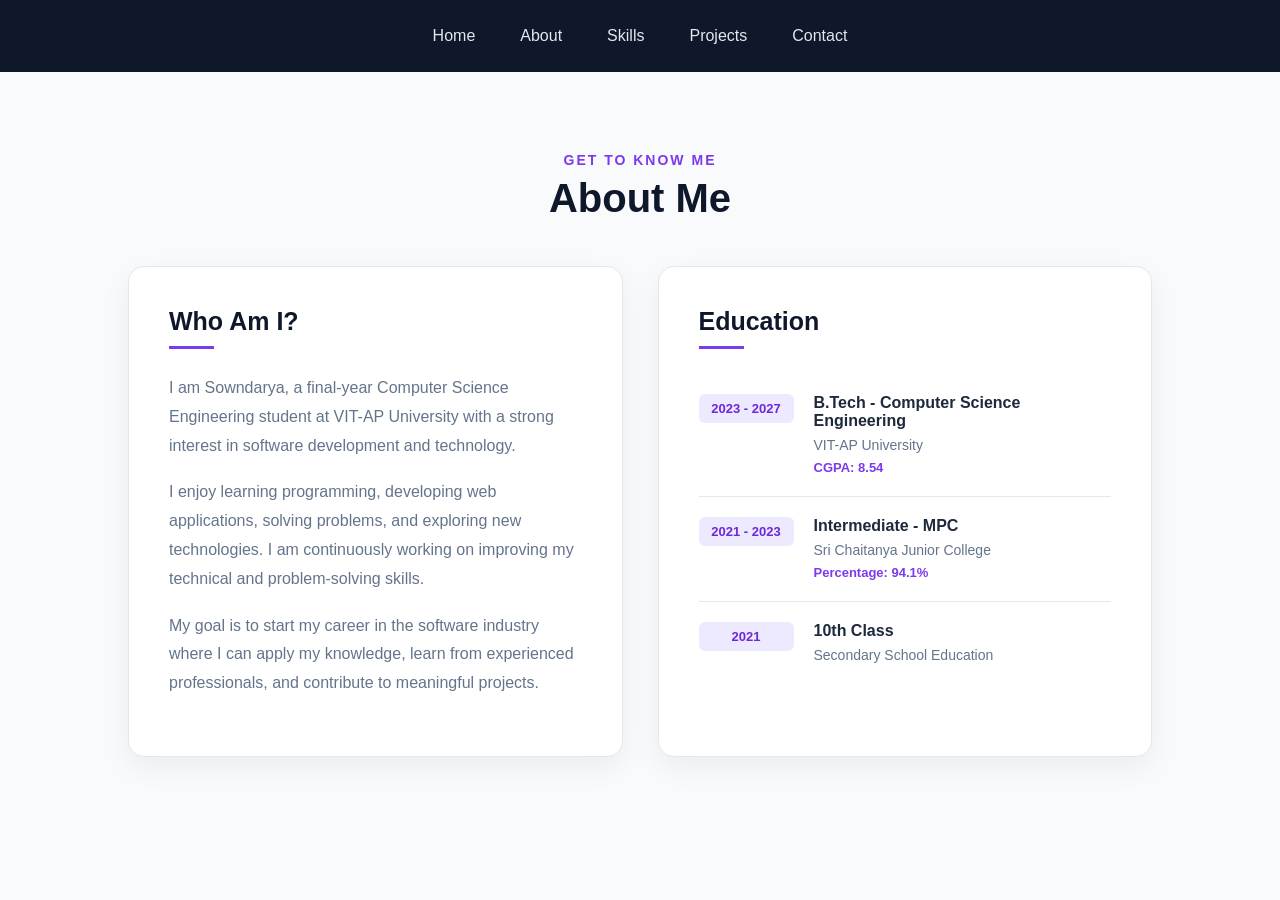
<file: about.html>
<!DOCTYPE html>
<html lang="en">
<head>
    <meta charset="UTF-8">
    <meta name="viewport" content="width=device-width, initial-scale=1.0">
    <title>About | Sowndarya</title>
    <link rel="stylesheet" href="style.css">
</head>
<body>

    <nav>
        <a href="index.html">Home</a>
        <a href="about.html">About</a>
        <a href="skills.html">Skills</a>
        <a href="projects.html">Projects</a>
        <a href="contact.html">Contact</a>
    </nav>

    <section class="about">
        <div class="section-title">
            <p>GET TO KNOW ME</p>
            <h1>About Me</h1>
        </div>

        <div class="about-container">

            <div class="about-card">
                <h2>Who Am I?</h2>

                <p>
                    I am Sowndarya, a final-year Computer Science Engineering
                    student at VIT-AP University with a strong interest in
                    software development and technology.
                </p>

                <p>
                    I enjoy learning programming, developing web applications,
                    solving problems, and exploring new technologies. I am
                    continuously working on improving my technical and
                    problem-solving skills.
                </p>

                <p>
                    My goal is to start my career in the software industry
                    where I can apply my knowledge, learn from experienced
                    professionals, and contribute to meaningful projects.
                </p>
            </div>

            <div class="education-card">
                <h2>Education</h2>

                <div class="education-item">
                    <div class="education-year">2023 - 2027</div>
                    <div>
                        <h3>B.Tech - Computer Science Engineering</h3>
                        <p>VIT-AP University</p>
                        <span>CGPA: 8.54</span>
                    </div>
                </div>

                <div class="education-item">
                    <div class="education-year">2021 - 2023</div>
                    <div>
                        <h3>Intermediate - MPC</h3>
                        <p>Sri Chaitanya Junior College</p>
                        <span>Percentage: 94.1%</span>
                    </div>
                </div>

                <div class="education-item">
                    <div class="education-year">2021</div>
                    <div>
                        <h3>10th Class</h3>
                        <p>Secondary School Education</p>
                    </div>
                </div>

            </div>

        </div>
    </section>

</body>
</html>
</file>
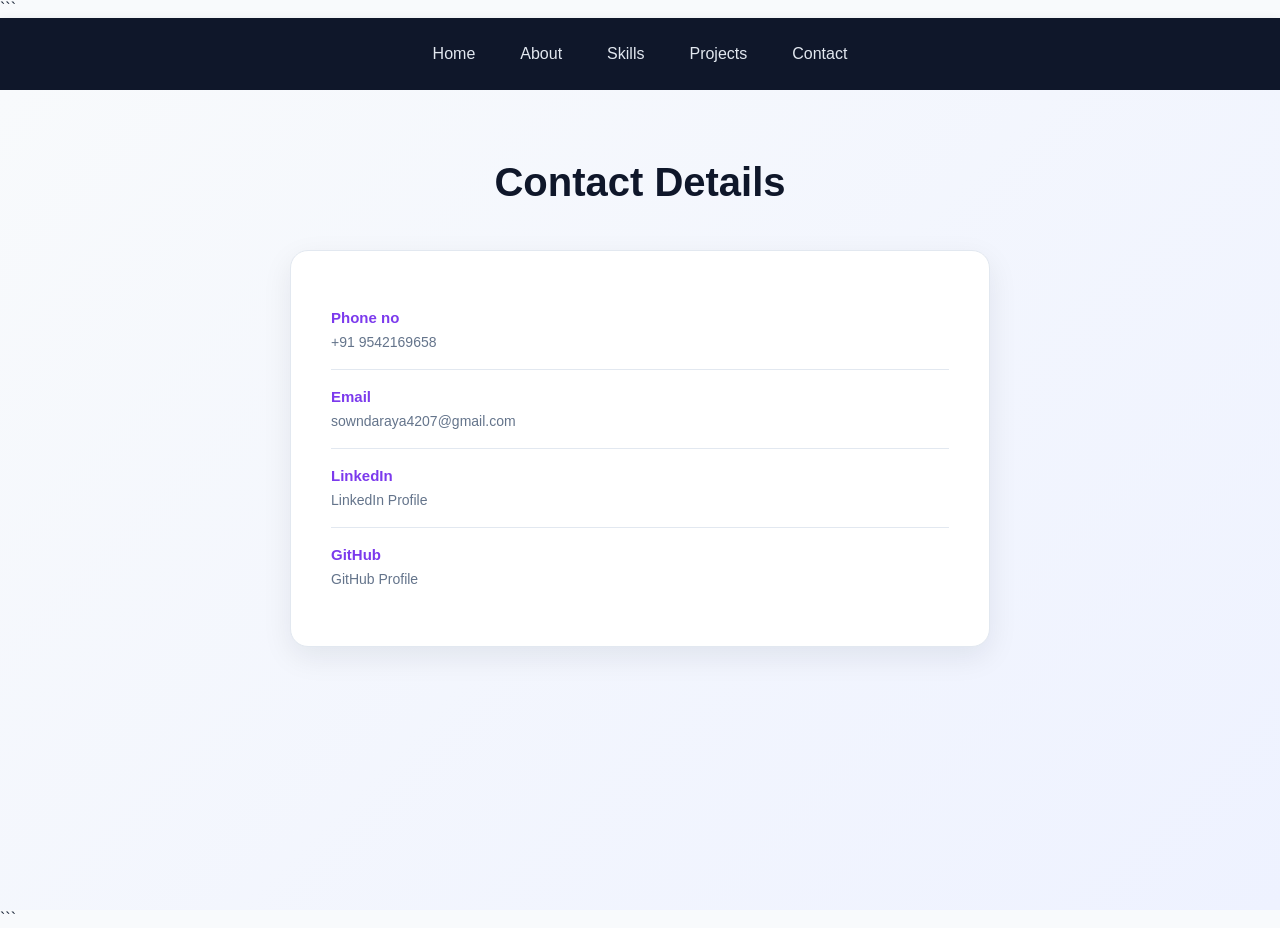
<file: contact.html>
<!DOCTYPE html>

<html lang="en">
<head>
    <meta charset="UTF-8">
    <meta name="viewport" content="width=device-width, initial-scale=1.0">
    <title>Contact | Sowndarya</title>
    <link rel="stylesheet" href="style.css">
</head>
<body>

```
<nav>
    <a href="index.html">Home</a>
    <a href="about.html">About</a>
    <a href="skills.html">Skills</a>
    <a href="projects.html">Projects</a>
    <a href="contact.html">Contact</a>
</nav>

<section class="contact">

    <div class="section-title">
        <h1>Contact Details</h1>
    </div>

    <div class="contact-container">

        <div class="contact-info">

            <div class="contact-item">
                <h3>Phone no</h3>
                <a href="tel:+919876543210">
                    +91 9542169658
                </a>
            </div>

            <div class="contact-item">
                <h3>Email</h3>
                <a href="mailto:sowndaraya4207@gmail.com">
                    sowndaraya4207@gmail.com
                </a>
            </div>

            <div class="contact-item">
                <h3>LinkedIn</h3>
                <a href="https://www.linkedin.com/in/dharavathu-sowndarya-6032b3342/" target="_blank">
                    LinkedIn Profile
                </a>
            </div>

            <div class="contact-item">
                <h3>GitHub</h3>
                <a href="https://github.com/Dharavathu-Sowndarya/" target="_blank">
                    GitHub Profile
                </a>
            </div>

        </div>

    </div>

</section>
```

</body>
</html>
</file>
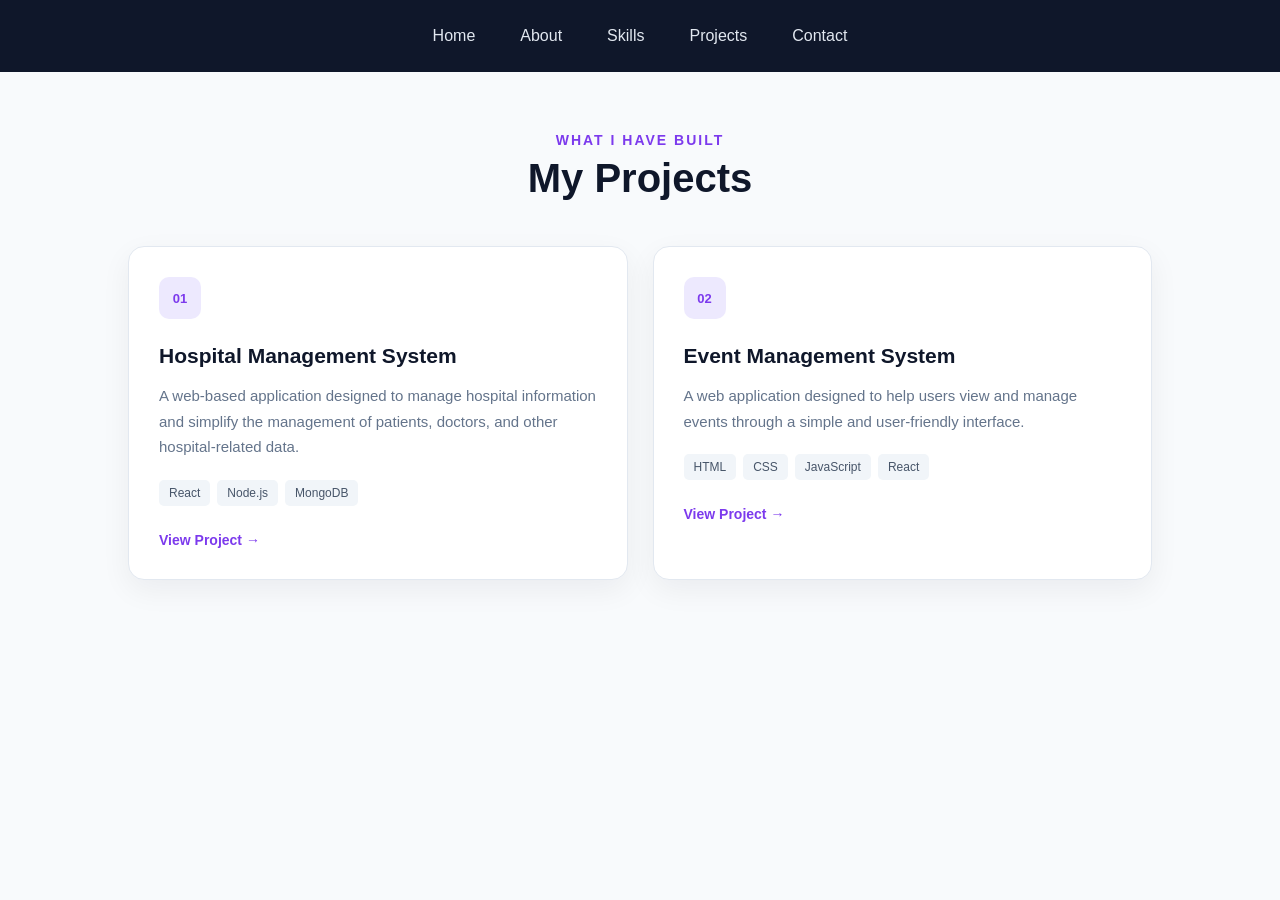
<file: projects.html>
<!DOCTYPE html>
<html lang="en">
<head>
    <meta charset="UTF-8">
    <meta name="viewport" content="width=device-width, initial-scale=1.0">
    <title>Projects | Sowndarya</title>
    <link rel="stylesheet" href="style.css">
</head>
<body>

    <nav>
        <a href="index.html">Home</a>
        <a href="about.html">About</a>
        <a href="skills.html">Skills</a>
        <a href="projects.html">Projects</a>
        <a href="contact.html">Contact</a>
    </nav>

    <section class="projects">

        <div class="section-title">
            <p>WHAT I HAVE BUILT</p>
            <h1>My Projects</h1>
        </div>

        <div class="projects-container">

    <div class="project-card">
        <div class="project-number">01</div>

        <h2>Hospital Management System</h2>

        <p>
            A web-based application designed to manage hospital
            information and simplify the management of patients,
            doctors, and other hospital-related data.
        </p>

        <div class="project-tech">
            <span>React</span>
            <span>Node.js</span>
            <span>MongoDB</span>
        </div>

        <a href="#" class="project-btn">View Project →</a>
    </div>

    <div class="project-card">
        <div class="project-number">02</div>

        <h2>Event Management System</h2>

        <p>
            A web application designed to help users view and manage
            events through a simple and user-friendly interface.
        </p>

        <div class="project-tech">
            <span>HTML</span>
            <span>CSS</span>
            <span>JavaScript</span>
            <span>React</span>
        </div>

        <a href="#" class="project-btn">View Project →</a>
    </div>

</div>

    </section>

</body>
</html>
</file>
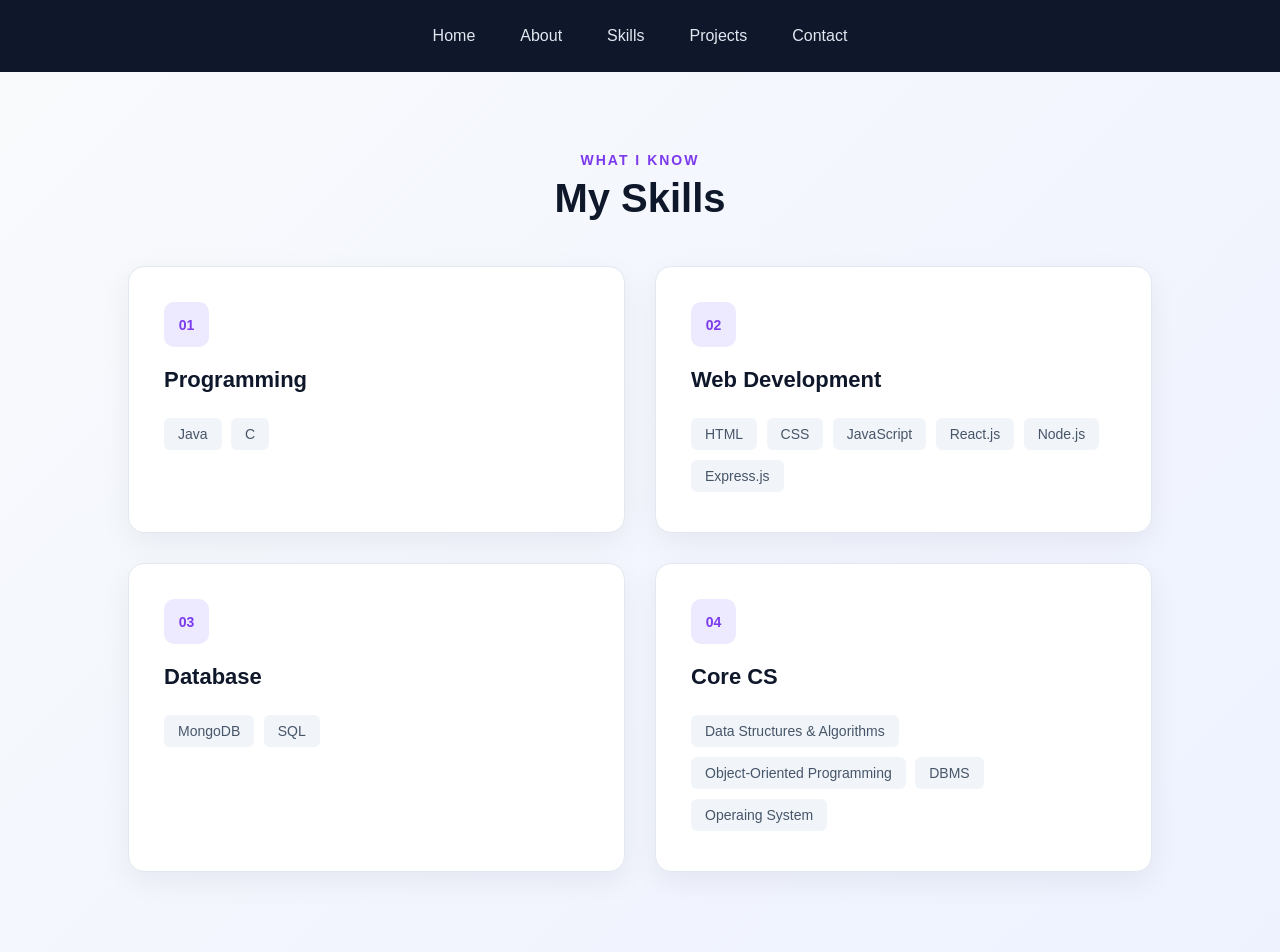
<file: skills.html>
<!DOCTYPE html>
<html lang="en">
<head>
    <meta charset="UTF-8">
    <meta name="viewport" content="width=device-width, initial-scale=1.0">
    <title>Skills | Sowndarya</title>
    <link rel="stylesheet" href="style.css">
</head>
<body>

    <nav>
        <a href="index.html">Home</a>
        <a href="about.html">About</a>
        <a href="skills.html">Skills</a>
        <a href="projects.html">Projects</a>
        <a href="contact.html">Contact</a>
    </nav>

    <section class="skills">
        <div class="section-title">
            <p>WHAT I KNOW</p>
            <h1>My Skills</h1>
        </div>

        <div class="skills-container">

            <div class="skill-card">
                <div class="skill-icon">01</div>
                <h2>Programming</h2>
                <p>Java</p>
                <p>C</p>
            </div>

            <div class="skill-card">
                <div class="skill-icon">02</div>
                <h2>Web Development</h2>
                <p>HTML</p>
                <p>CSS</p>
                <p>JavaScript</p>
                <p>React.js</p>
                <p>Node.js</p>
                <p>Express.js</p>
            </div>

            <div class="skill-card">
                <div class="skill-icon">03</div>
                <h2>Database</h2>
                <p>MongoDB</p>
                <p>SQL</p>
            </div>

            <div class="skill-card">
                <div class="skill-icon">04</div>
                <h2>Core CS</h2>
                <p>Data Structures & Algorithms</p>
                <p>Object-Oriented Programming</p>
                <p>DBMS</p>
                <p>Operaing System</p>
            </div>

        </div>
    </section>

</body>
</html>
</file>
<file: style.css>
* {
    margin: 0;
    padding: 0;
    box-sizing: border-box;
}

html {
    scroll-behavior: smooth;
}

body {
    font-family: Arial, sans-serif;
    background: #f8fafc;
    color: #1e293b;
}

nav {
    height: 72px;
    display: flex;
    justify-content: center;
    align-items: center;
    gap: 45px;
    background: #0f172a;
    box-shadow: 0 2px 10px rgba(0, 0, 0, 0.08);
}

nav a {
    position: relative;
    text-decoration: none;
    color: #e2e8f0;
    font-size: 16px;
    font-weight: 500;
    transition: 0.3s;
}

nav a:hover {
    color: #a78bfa;
}

nav a::after {
    content: "";
    position: absolute;
    width: 0;
    height: 2px;
    left: 0;
    bottom: -7px;
    background: #8b5cf6;
    transition: 0.3s;
}

nav a:hover::after {
    width: 100%;
}

.home {
    min-height: calc(100vh - 72px);
    display: flex;
    justify-content: center;
    align-items: center;
    gap: 100px;
    padding: 60px 10%;
    background: linear-gradient(135deg, #f8fafc, #eef2ff);
}

.home-image img {
    width: 280px;
    height: 350px;
    object-fit: cover;
    border-radius: 20px;
    border: 5px solid white;
    box-shadow: 0 15px 40px rgba(15, 23, 42, 0.18);
}

.home-content {
    max-width: 550px;
}

.home-content h1 {
    font-size: 52px;
    color: #0f172a;
    margin-bottom: 12px;
}

.home-content h2 {
    font-size: 24px;
    color: #7c3aed;
    margin-bottom: 20px;
}

.home-content p {
    font-size: 18px;
    line-height: 1.8;
    color: #64748b;
    margin-bottom: 30px;
}

.btn {
    display: inline-block;
    padding: 13px 28px;
    background: #7c3aed;
    color: white;
    text-decoration: none;
    border-radius: 8px;
    font-weight: 600;
    transition: 0.3s;
}

.btn:hover {
    background: #6d28d9;
    transform: translateY(-2px);
}
.about {
    min-height: calc(100vh - 72px);
    padding: 80px 10%;
    background: #f8fafc;
}

.section-title {
    text-align: center;
    margin-bottom: 55px;
}

.section-title p {
    color: #7c3aed;
    font-size: 14px;
    font-weight: 700;
    letter-spacing: 2px;
    margin-bottom: 8px;
}

.section-title h1 {
    font-size: 42px;
    color: #0f172a;
}

.about-container {
    max-width: 1100px;
    margin: auto;
    display: grid;
    grid-template-columns: 1fr 1fr;
    gap: 35px;
}

.about-card,
.education-card {
    background: white;
    padding: 40px;
    border-radius: 16px;
    border: 1px solid #e2e8f0;
    box-shadow: 0 10px 30px rgba(15, 23, 42, 0.06);
}

.about-card h2,
.education-card h2 {
    font-size: 25px;
    color: #0f172a;
    margin-bottom: 25px;
}

.about-card h2::after,
.education-card h2::after {
    content: "";
    display: block;
    width: 45px;
    height: 3px;
    background: #7c3aed;
    margin-top: 10px;
}

.about-card p {
    color: #64748b;
    font-size: 16px;
    line-height: 1.8;
    margin-bottom: 18px;
}

.education-item {
    display: flex;
    gap: 20px;
    padding: 20px 0;
    border-bottom: 1px solid #e2e8f0;
}

.education-item:last-child {
    border-bottom: none;
}

.education-year {
    min-width: 95px;
    height: fit-content;
    padding: 7px 10px;
    text-align: center;
    background: #ede9fe;
    color: #6d28d9;
    border-radius: 6px;
    font-size: 13px;
    font-weight: 600;
}

.education-item h3 {
    color: #1e293b;
    font-size: 16px;
    margin-bottom: 7px;
}

.education-item p {
    color: #64748b;
    font-size: 14px;
    margin-bottom: 5px;
}

.education-item span {
    color: #7c3aed;
    font-size: 13px;
    font-weight: 600;
}
.skills {
    min-height: calc(100vh - 72px);
    padding: 80px 10%;
    background: linear-gradient(135deg, #f8fafc, #eef2ff);
}

.skills-container {
    max-width: 1100px;
    margin: auto;
    display: grid;
    grid-template-columns: repeat(2, 1fr);
    gap: 30px;
}

.skill-card {
    background: white;
    padding: 35px;
    border-radius: 16px;
    border: 1px solid #e2e8f0;
    box-shadow: 0 10px 30px rgba(15, 23, 42, 0.06);
    transition: 0.3s;
}

.skill-card:hover {
    transform: translateY(-6px);
    box-shadow: 0 15px 35px rgba(15, 23, 42, 0.12);
}

.skill-icon {
    width: 45px;
    height: 45px;
    display: flex;
    align-items: center;
    justify-content: center;
    background: #ede9fe;
    color: #7c3aed;
    border-radius: 10px;
    font-size: 14px;
    font-weight: bold;
    margin-bottom: 20px;
}

.skill-card h2 {
    color: #0f172a;
    font-size: 22px;
    margin-bottom: 20px;
}

.skill-card p {
    display: inline-block;
    padding: 8px 14px;
    margin: 5px 5px 5px 0;
    background: #f1f5f9;
    color: #475569;
    border-radius: 6px;
    font-size: 14px;
    transition: 0.3s;
}

.skill-card p:hover {
    background: #ede9fe;
    color: #6d28d9;
}
.projects {
    padding: 60px 10%;
    background: #f8fafc;
}

.projects-container {
    max-width: 1100px;
    margin: 0 auto;
    display: grid;
    grid-template-columns: repeat(2, 1fr);
    gap: 25px;
}
.project-card {
    background: white;
    padding: 30px;
    border-radius: 16px;
    border: 1px solid #e2e8f0;
    box-shadow: 0 10px 30px rgba(15, 23, 42, 0.06);
    transition: 0.3s;
}

.project-card:hover {
    transform: translateY(-7px);
    box-shadow: 0 18px 40px rgba(15, 23, 42, 0.12);
}

.project-number {
    width: 42px;
    height: 42px;
    display: flex;
    justify-content: center;
    align-items: center;
    background: #ede9fe;
    color: #7c3aed;
    border-radius: 10px;
    font-size: 13px;
    font-weight: bold;
    margin-bottom: 25px;
}

.project-card h2 {
    color: #0f172a;
    font-size: 21px;
    margin-bottom: 15px;
}

.project-card p {
    color: #64748b;
    font-size: 15px;
    line-height: 1.7;
    margin-bottom: 20px;
}

.project-tech {
    display: flex;
    flex-wrap: wrap;
    gap: 7px;
    margin-bottom: 25px;
}

.project-tech span {
    background: #f1f5f9;
    color: #475569;
    padding: 6px 10px;
    border-radius: 5px;
    font-size: 12px;
}

.project-btn {
    text-decoration: none;
    color: #7c3aed;
    font-size: 14px;
    font-weight: 600;
}

.project-btn:hover {
    color: #5b21b6;
}
.contact {
min-height: calc(100vh - 80px);
padding: 70px 10%;
background: linear-gradient(135deg, #f8fafc, #eef2ff);
}

.section-title {
text-align: center;
margin-bottom: 45px;
}

.section-title p {
color: #7c3aed;
font-size: 14px;
font-weight: 600;
letter-spacing: 2px;
margin-bottom: 8px;
}

.section-title h1 {
color: #0f172a;
font-size: 40px;
}

.contact-container {
max-width: 700px;
margin: 0 auto;
}

.contact-info {
background: white;
padding: 40px;
border-radius: 18px;
border: 1px solid #e2e8f0;
box-shadow: 0 10px 30px rgba(15, 23, 42, 0.08);
}

.contact-info h2 {
color: #0f172a;
font-size: 26px;
margin-bottom: 18px;
}

.contact-info > p {
color: #64748b;
line-height: 1.7;
margin-bottom: 30px;
}

.contact-item {
padding: 18px 0;
border-bottom: 1px solid #e2e8f0;
}

.contact-item:last-child {
border-bottom: none;
}

.contact-item h3 {
color: #7c3aed;
font-size: 15px;
margin-bottom: 7px;
}

.contact-item p,
.contact-item a {
color: #64748b;
font-size: 14px;
text-decoration: none;
word-break: break-word;
}

.contact-item a:hover {
color: #7c3aed;
}
</file>
